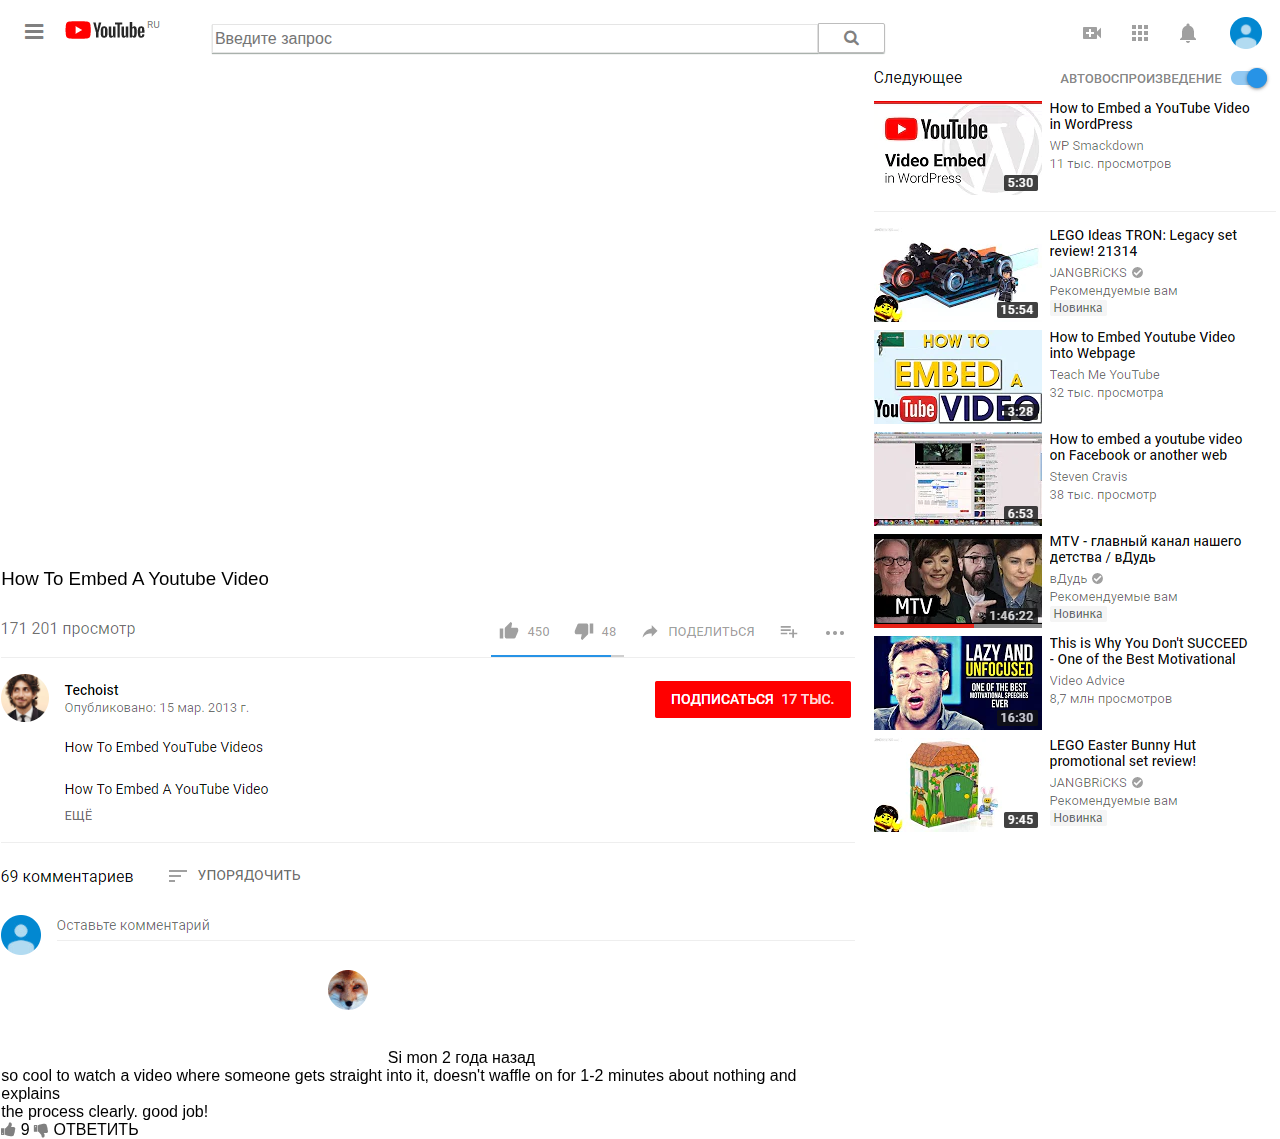
<file: index.html>
<!DOCTYPE html>
<html>
<head>
	<meta charset="utf-8">
  	<meta name="viewport" content="width=device-width, initial-scale=1">
  	<title>Youtube Mock-Page</title>
  	<link rel="stylesheet" href="style.css">
    <link rel="stylesheet" href="normalize.css">
    <link rel="stylesheet" href="font-awesome/css/font-awesome.css">
</head>
<body>
  <div class="wrap">
	  <header>
	  	<div class="container clearfix">
		  	<div class="btn-container">
		  		<a href="#">
		  			<i class="fa fa-bars fa-lg"></i>
		  		</a>
		  	</div>
			  <div class="logo">
			  	<img src="youtube-logo.png">
			  </div>
			  <div class="search">
			  	<input type="text" placeholder="Введите запрос">
			  </div>
			  <div class="search-btn">
			  		<i class="fa fa-search"></i>
			  </div>
			  <div class=user-info>
			  	<img src="user-logo.png">
			  </div>
			</div>
	  </header>
	  <div class="centered-container">
	  	<div class="container clearfix">
    <main class="videonstuff">
	    	<div class="video">
	    		<iframe width="855" height="480" src="https://www.youtube.com/embed/V74l_zS1x8E" frameborder="0" allow="autoplay; encrypted-media" allowfullscreen></iframe>
	    	</div>
	    	<h3>How To Embed A Youtube Video</h3>
	    	<section class="comment">
	    	  <img src="descr-pic.png" class="descr-img">
	    	  <div class="comments-area">
	    				<img src="simon-pic.png" class="profile-pic">
	    				<span class="date">Si mon 2 года назад</span>
	    				<div class="profile-rest">
		    				<span class="comment-text">so cool to watch a video where someone gets straight into it, doesn't waffle on for 1-2 minutes about nothing and explains <br>the process clearly. good job!﻿</span>
		    				<i class="fa fa-thumbs-up"></i> 9 <i class="fa fa-thumbs-down"></i>
		    				<span class="respond">ОТВЕТИТЬ</span>
	    		    </div>
	    	  </div>
	      </section>
    </main>
    <aside class="video-list">
    	<div class="list_description">
    		<div>
    			<img src="video-list.png" class="video-list2">
    		</div>
    	</div>
    </aside>
  </div>
</div>
</body>
</html>
</file>
<file: style.css>
header {
	background-color: white;
}

body {
	
}


.video-list {
	display: inline-block;
}


.videonstuff {
	display: inline-block;
}

ul {
	list-style: none;
}

.btn-container,
.logo,
.search,
.user_info {
	display: inline-block;
}


.search {
	margin-left: 30px;
	margin-bottom: 10px;
	vertical-align: middle;
	position: relative;
}

.search input {
	width: 600px;
    line-height: 25px;
    border: 1px solid #e5e5e5;
    box-shadow: 0 1px 1px #a9b1ac;
    margin-top: -20px;
}

.user-info {
	float: right;
}

header .btn-container {
	height: 24px;
	width: 24px;
	margin-left: 25px;
	margin-top: -25px;
	position: relative;
	vertical-align: middle;

}

.logo {
	margin-top: 10px;
}

.fa {
	color: grey;
}

.search-btn {
	display: inline-block;
	position: relative;
	bottom: 12px;
	border: 1px solid #bdbdbd;
	border-radius: 0 2px 2px 0;
	width: 65px;
	text-align: center;
	height: 28px;
	box-shadow: 0 1px 1px #a9b1ac;
	margin-left: -4px;
}

.user-info {
	margin-top: 10px;
}

.fa-search {
	vertical-align: middle;

	padding-top: 5px;
}

.search-btn:hover {
    background-color: #e3e3e3;
}

.centered-container {
	vertical-align: middle;
  display: inline-block;
  position: relative;
  width: 100%;
  text-align: center;
}

h3 {
	text-align: left;
	background-color: white;
	font-weight: normal;
}


.profile-pic {
	
}

.profile-rest {

	display: inline-block;
	text-align: left;
}


.profile-pic,
.comment-text,
.fa-thumbs-up,
.fa-thumbs-down,
.respond,
.date {
	display: inline-block;
}

.conmments-area {
	display: inline-block;
}

.respond:hover {
	cursor: pointer;
	font-weight: bolder;
}

.respond {
	font-weight: 100;
}

.comments-area {
	width: 855px;
}


.clearfix::after, 
.clearfix::before {
    content: "";
    display: table;

}

.clearfix::after {
	clear: both;
}

.video-list2 {
	margin-bottom: 300px;
}
</file>
